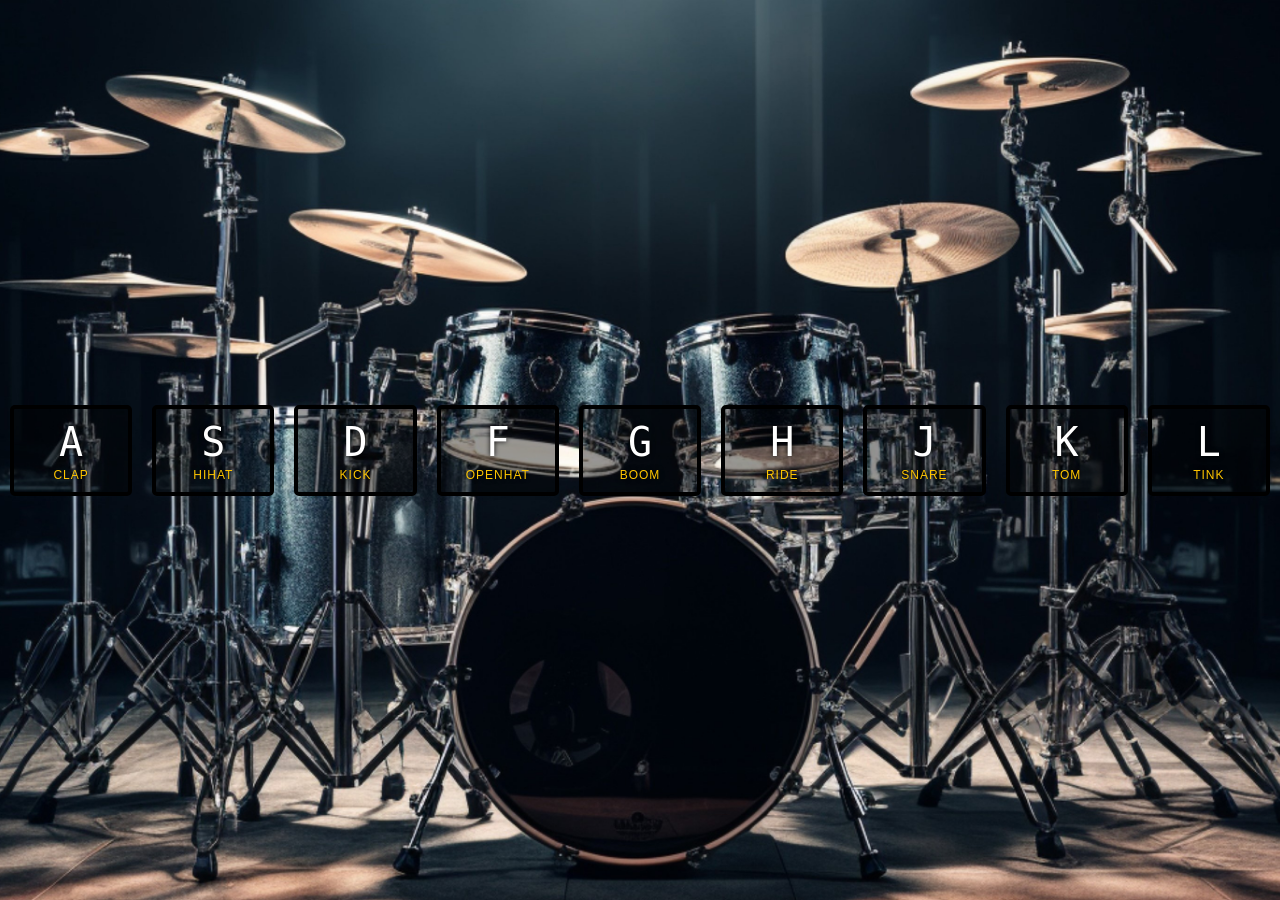
<file: 01-JavaScript Drum Kit/index.html>
<!DOCTYPE html>
<html lang="en">

<head>
  <meta charset="UTF-8">
  <meta name="description" content="An interactive JavaScript Drum Kit. Play drum sounds using your keyboard or mouse.">
  <title>JS Drum Kit</title>
  <link rel="stylesheet" href="style.css">
  <link rel="icon" href="assets/fav.ico">
</head>

<body>

  <main>
    <div class="keys">
      <div data-key="65" class="key">
        <kbd>A</kbd>
        <span class="sound">clap</span>
      </div>
      <div data-key="83" class="key">
        <kbd>S</kbd>
        <span class="sound">hihat</span>
      </div>
      <div data-key="68" class="key">
        <kbd>D</kbd>
        <span class="sound">kick</span>
      </div>
      <div data-key="70" class="key">
        <kbd>F</kbd>
        <span class="sound">openhat</span>
      </div>
      <div data-key="71" class="key">
        <kbd>G</kbd>
        <span class="sound">boom</span>
      </div>
      <div data-key="72" class="key">
        <kbd>H</kbd>
        <span class="sound">ride</span>
      </div>
      <div data-key="74" class="key">
        <kbd>J</kbd>
        <span class="sound">snare</span>
      </div>
      <div data-key="75" class="key">
        <kbd>K</kbd>
        <span class="sound">tom</span>
      </div>
      <div data-key="76" class="key">
        <kbd>L</kbd>
        <span class="sound">tink</span>
      </div>
    </div>
  </main>

  <audio data-key="65" src="assets/sounds/clap.wav"></audio>
  <audio data-key="83" src="assets/sounds/hihat.wav"></audio>
  <audio data-key="68" src="assets/sounds/kick.wav"></audio>
  <audio data-key="70" src="assets/sounds/openhat.wav"></audio>
  <audio data-key="71" src="assets/sounds/boom.wav"></audio>
  <audio data-key="72" src="assets/sounds/ride.wav"></audio>
  <audio data-key="74" src="assets/sounds/snare.wav"></audio>
  <audio data-key="75" src="assets/sounds/tom.wav"></audio>
  <audio data-key="76" src="assets/sounds/tink.wav"></audio>

  <script src="script.js"></script>
</body>

</html>
</file>
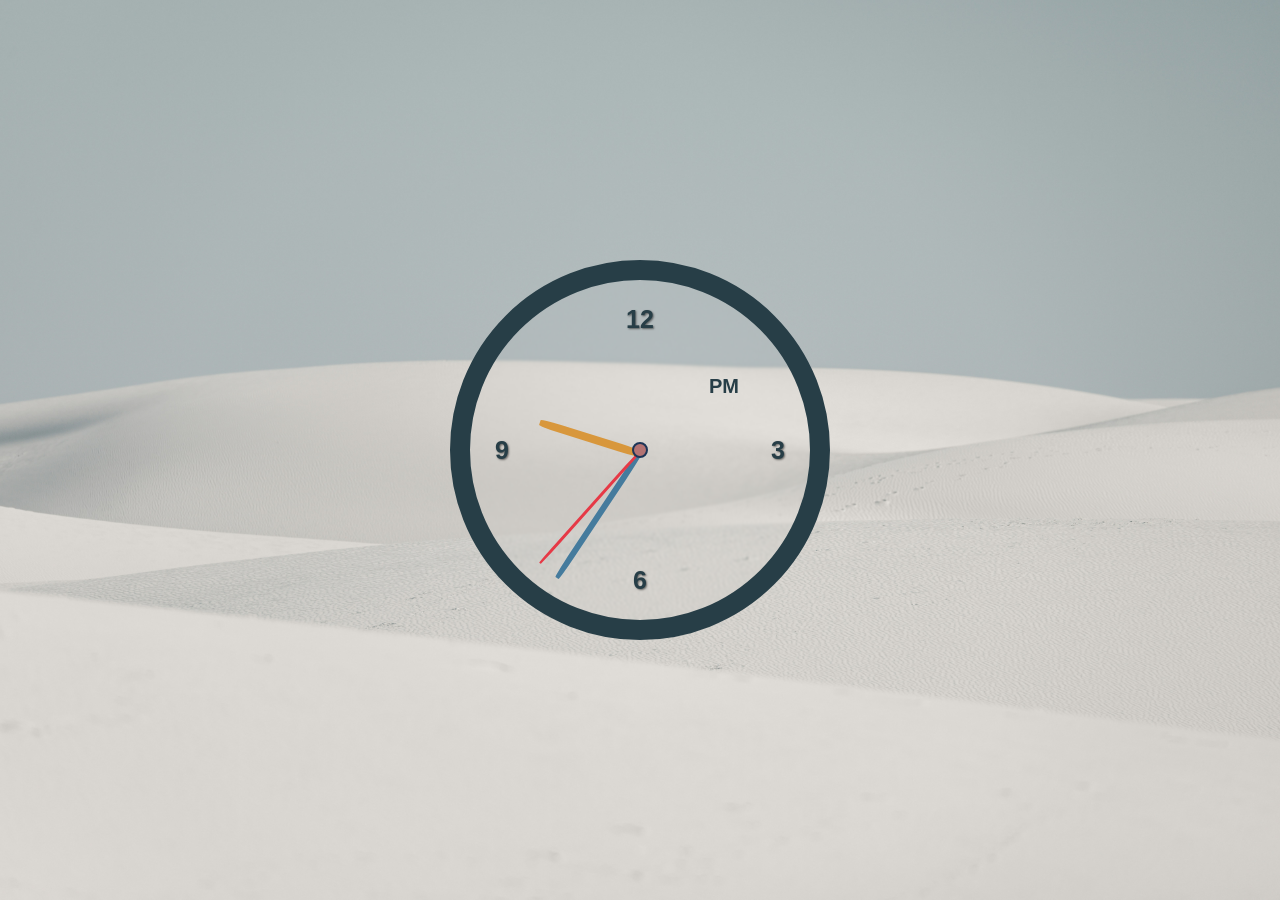
<file: 02-CSS + JS Clock/index.html>
<!DOCTYPE html>
<html lang="en">

<head>
  <meta charset="UTF-8">
  <meta name="viewport" content="width=device-width, initial-scale=1.0">
  <title>CSS + JS Clock</title>
  <link rel="stylesheet" href="style.css">
<link rel="icon" href="assets/favicon.ico">
</head>

<body>
    <div class="clock">
      <div class="clock-face">
        <div class="hand hour-hand"></div>
        <div class="hand min-hand"></div>
        <div class="hand sec-hand"></div>
        <div id="pin"></div>
        <div class="number n12">12</div>
        <div class="number n3">3</div>
        <div class="number n6">6</div>
        <div class="number n9">9</div>
        <div id="meridiem"></div>
      </div>
    </div>


  <script src="script.js"></script>
</body>

</html>
</file>
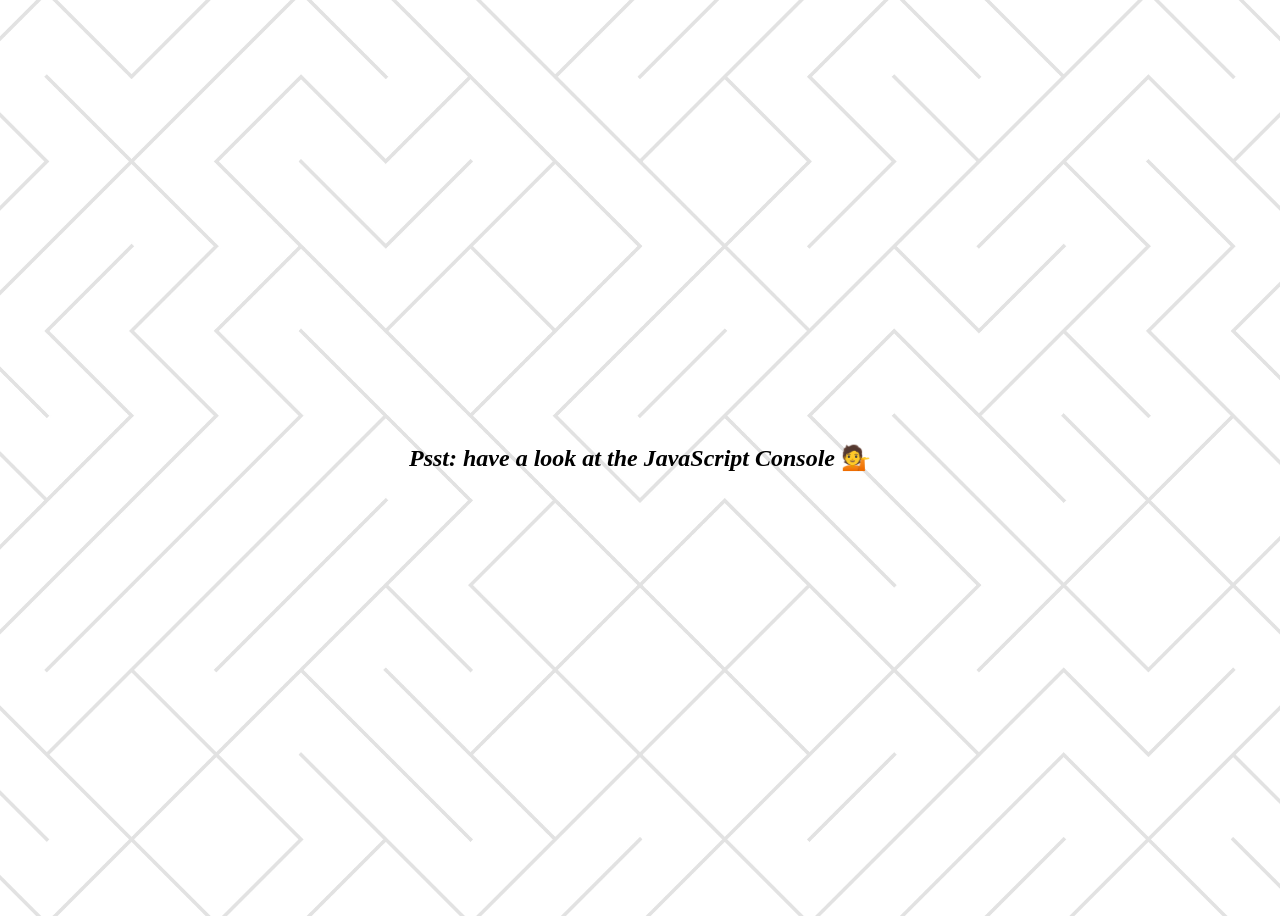
<file: 04-Array Cardio Day-1/index.html>
<!DOCTYPE html>
<html lang="en">

<head>
  <meta charset="UTF-8">
  <title>Array Cardio 💪</title>
  <link rel="icon" href="assets/favicon.ico">
  <link rel="stylesheet" href="style.css">
</head>

<body>

  <p><em>Psst: have a look at the JavaScript Console</em> 💁</p>
  <script src="script.js"></script>
</body>
</html>
</file>
<file: 01-JavaScript Drum Kit/style.css>
@import url('https://fonts.googleapis.com/css2?family=Bree+Serif&display=swap');

html {
  font-size: 10px;
  background: url('assets/background.jpg') bottom center;
  background-size: cover;
}

body,
html {
  margin: 0;
  padding: 0;
  font-family: sans-serif;
}

.keys {
  display: flex;
  min-height: 100vh;
  align-items: center;
  justify-content: center;
}

.key {
  flex: 1;
  border: .4rem solid black;
  border-radius: .5rem;
  margin: 1rem;
  font-size: 1.5rem;
  padding: 1rem .5rem;
  transition: all 0.07s ease;
  width: 10rem;
  text-align: center;
  color: white;
  background: rgba(0, 0, 0, 0.4);
  text-shadow: 0 0 .5rem black;
}

.playing {
  transform: scale(1.08);
  border-color: #ffc600;
  box-shadow: 0 0 1rem #ffc600;
}

kbd {
  display: block;
  font-size: 4rem;
}

.sound {
  font-size: 1.2rem;
  text-transform: uppercase;
  letter-spacing: .1rem;
  color: #ffc600;
}
</file>
<file: 02-CSS + JS Clock/style.css>
html {
  background: url("assets/background.jpg");
  background-size: cover;
  font-size: 10px;
}

body {
  margin: 0;
  font-size: 2rem;
  display: flex;
  flex: 1;
  min-height: 100vh;
  align-items: center;
}

.clock {
  width: 30rem;
  height: 30rem;
  border: 20px solid #273E47;
  border-radius: 50%;
  margin: 50px auto;
  position: relative;
  padding: 2rem;
  backdrop-filter: blur(1px);
}

.clock-face {
  position: relative;
  width: 100%;
  height: 100%;
}

.hand {
  width: 50%;
  height: 6px;
  background: black;
  position: absolute;
  top: 50%;
  transform-origin: 100%;
  transform: rotate(90deg);
  transition: all 0.05s;
  transition-timing-function: cubic-bezier(0.1, 2.7, 0.58, 1);
  border-radius: 20%;
}

.hour-hand {
  background: #D8973C;
  height: 8px;
  width: 35%;
  left: 15%;
}

.min-hand {
  background: #457B9D;
  height: 6px;
}

.sec-hand {
  background: #E63946;
  height: 3px;
}

#pin {
  height: 1.2rem;
  width: 1.2rem;
  border-radius: 50%;
  background-color: rgb(179, 115, 115);
  position: absolute;
  top: 50%;
  left: 50%;
  transform: translate(-50%, -50%);
  border: 2px solid #1D3557;
  z-index: 10;
}

.number {
  position: absolute;
  width: 100%;
  height: 100%;
  text-align: center;
  font-family: 'Arial', sans-serif;
  font-weight: bold;
  font-size: 2.5rem;
  color: #273E47;
  text-shadow: 1px 1px 2px rgba(0, 0, 0, 0.5);
}

.n12 {
  top: 0.5rem;
}

.n6 {
  bottom: 0.5rem;
  display: flex;
  justify-content: center;
  align-items: flex-end;
}

.n3 {
  top: 50%;
  right: 0.5rem;
  transform: translateY(-50%);
  width: auto;
  height: auto;
  left: auto;
}

.n9 {
  top: 50%;
  left: 0.5rem;
  transform: translateY(-50%);
  width: auto;
  height: auto;
  right: auto;
}

#meridiem {
  position: absolute;
  top: 25%;
  left: 73%;
  font-family: 'Arial', sans-serif;
  font-weight: bold;
  font-size: 2rem;
  color: #273E47;
}
</file>
<file: 04-Array Cardio Day-1/style.css>
body {
  background: url(assets/background.jpg);
  background-size: cover;
  background-position: center;
  min-height: 100vh;
  display: flex;
  justify-content: center;
  align-items: center;
  font-weight: bold;
  text-align: center;
  font-size: 1.5rem;
}
</file>
